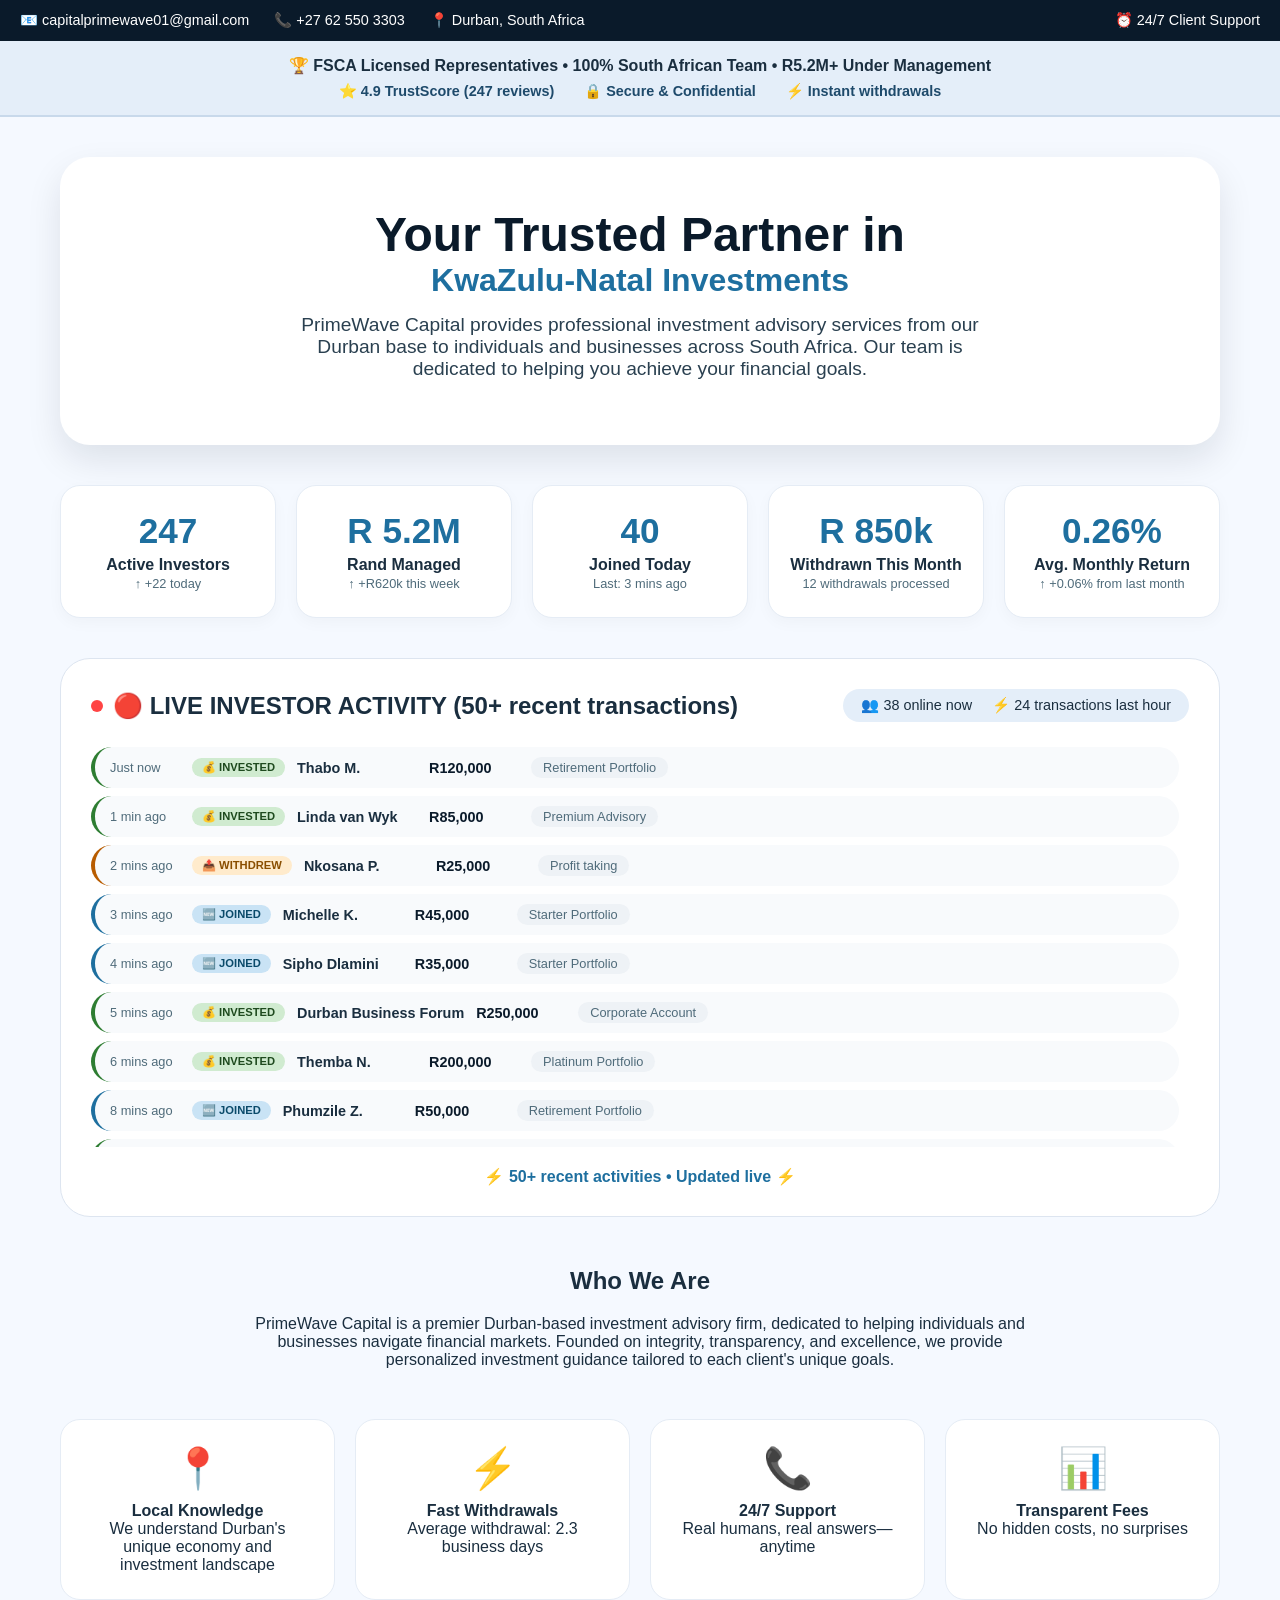
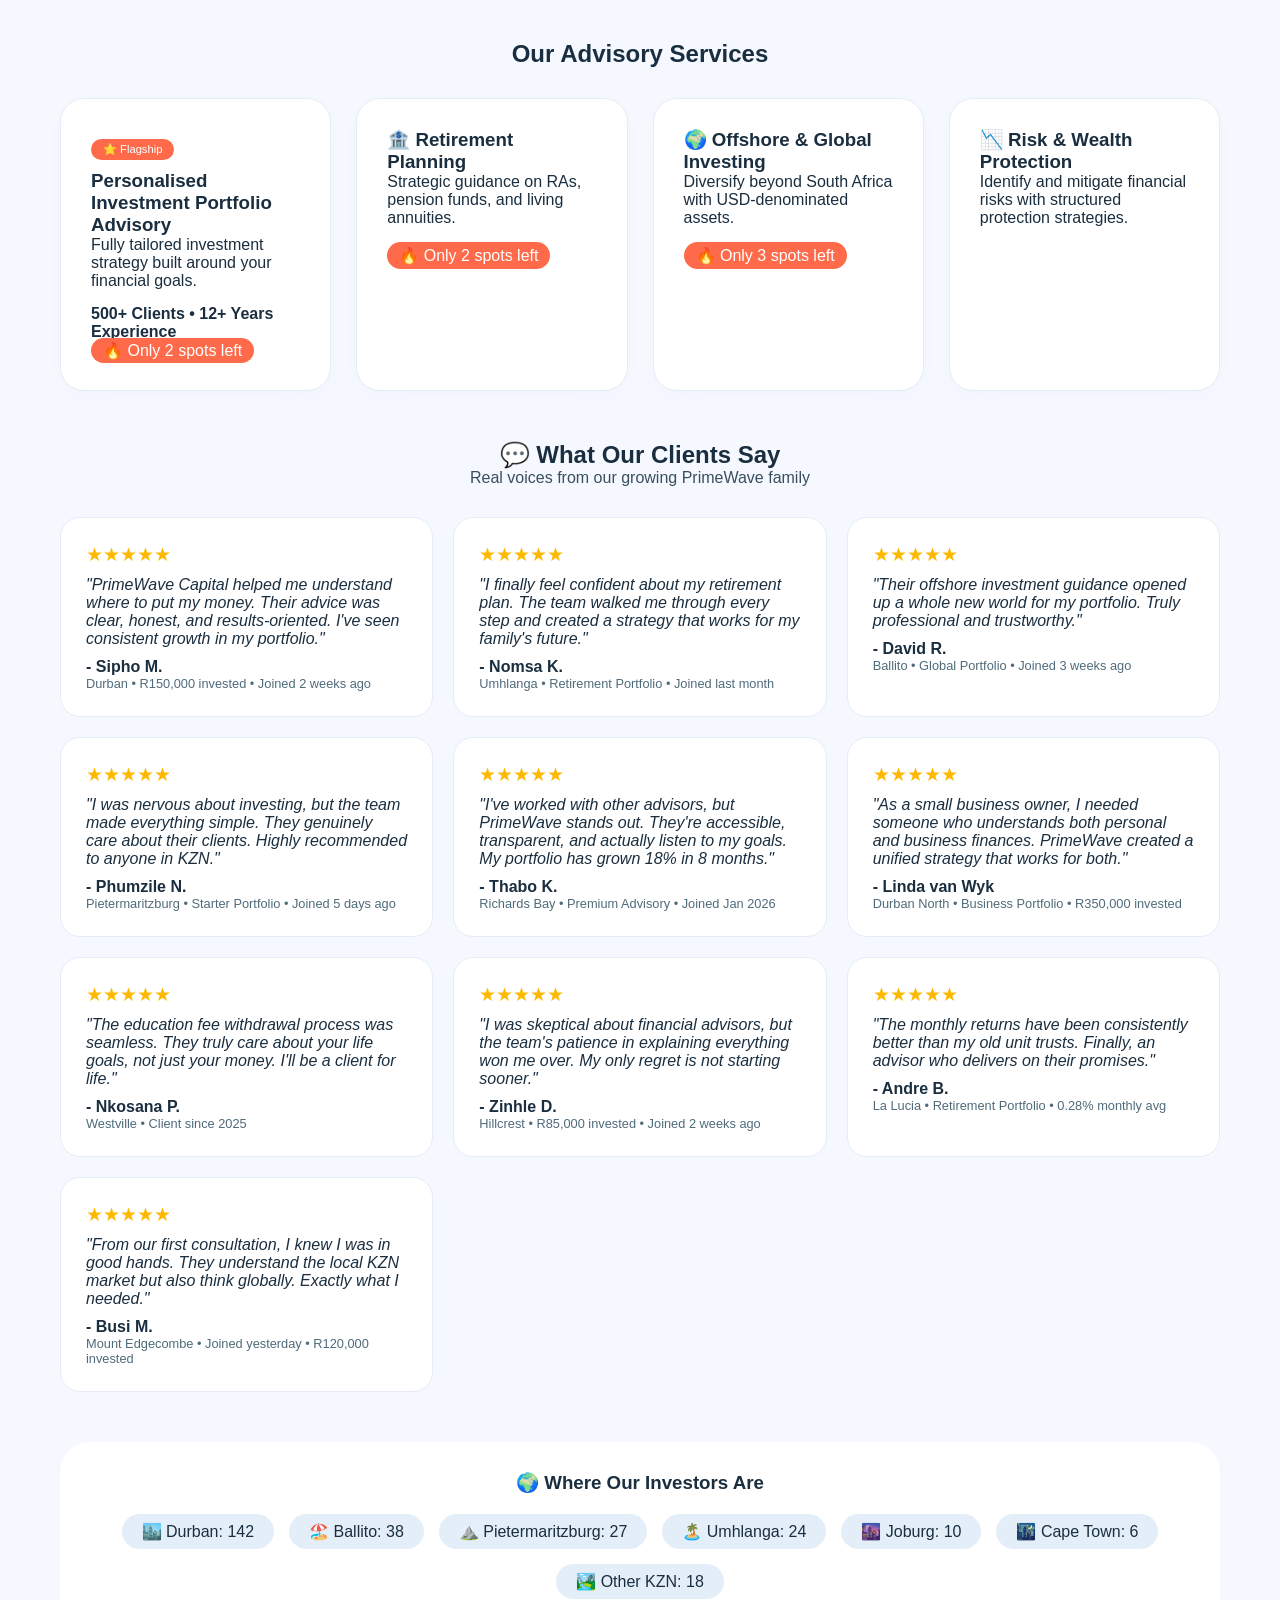
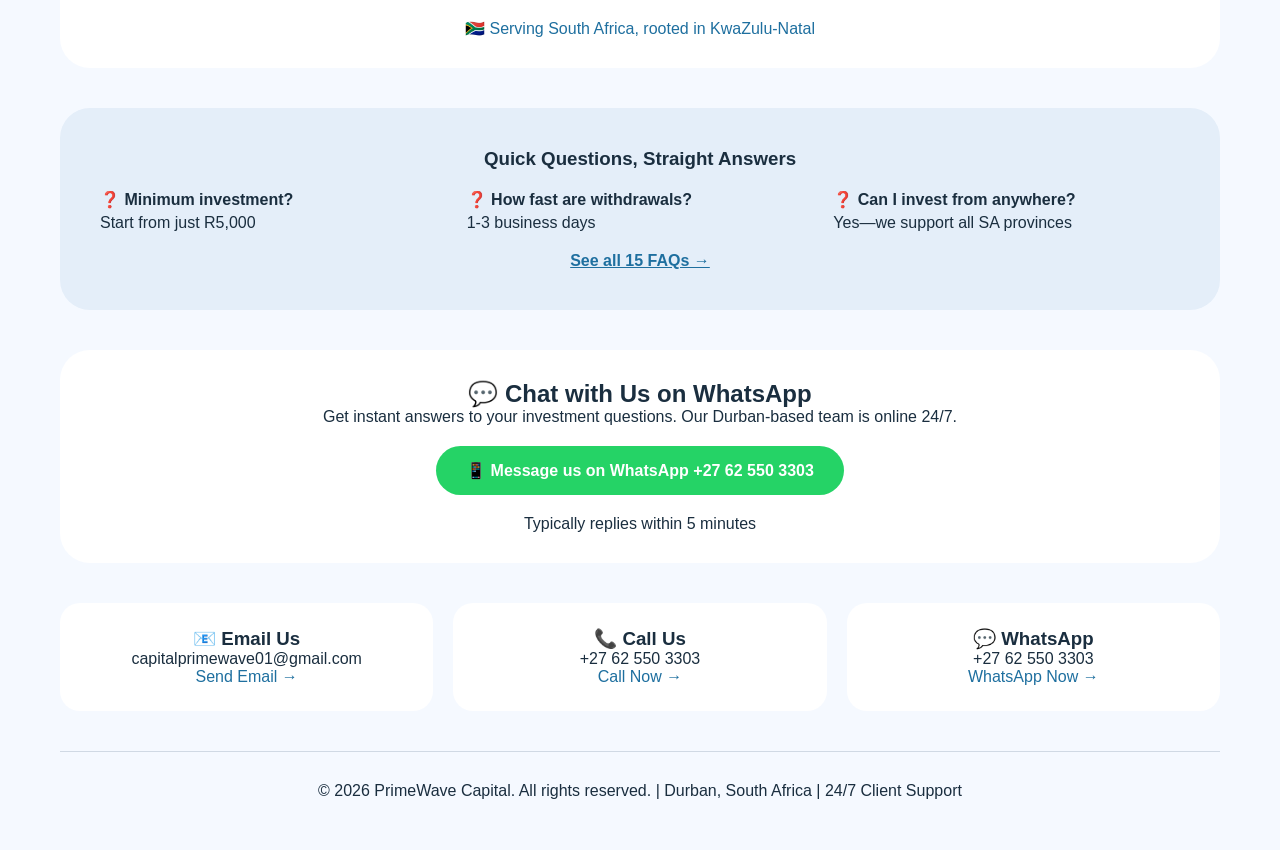
<file: index.html>
<!DOCTYPE html>
<html lang="en">
<head>
    <meta charset="UTF-8">
    <meta name="viewport" content="width=device-width, initial-scale=1.0">
    <title>PrimeWave Capital • KZN's Trusted Investment Partner</title>
    <style>
        * {
            margin: 0;
            padding: 0;
            box-sizing: border-box;
            font-family: -apple-system, BlinkMacSystemFont, 'Segoe UI', Roboto, Oxygen, Ubuntu, sans-serif;
        }
        body {
            background: #f5f9ff;
            color: #1a2e3f;
        }
        .container {
            max-width: 1200px;
            margin: 0 auto;
            padding: 20px;
        }
        
        /* Top Contact Bar */
        .top-bar {
            background: #0a1a2a;
            color: white;
            padding: 12px 20px;
            display: flex;
            justify-content: space-between;
            flex-wrap: wrap;
            gap: 15px;
            font-size: 0.9rem;
        }
        .top-bar div {
            display: flex;
            gap: 25px;
            flex-wrap: wrap;
        }
        .top-bar span {
            display: flex;
            align-items: center;
            gap: 5px;
        }
        
        /* Trust Strip */
        .trust-strip {
            background: #e4eef9;
            padding: 15px;
            text-align: center;
            font-weight: 600;
            border-bottom: 2px solid #c8d9eb;
        }
        .trust-badges {
            display: flex;
            justify-content: center;
            gap: 30px;
            margin-top: 8px;
            font-size: 0.9rem;
            color: #1e4a6b;
        }
        
        /* Hero */
        .hero {
            text-align: center;
            padding: 50px 20px;
            background: white;
            border-radius: 30px;
            margin: 20px 0;
            box-shadow: 0 15px 35px rgba(0,20,40,0.1);
        }
        .hero h1 {
            font-size: 3rem;
            color: #0a1a2a;
        }
        .hero h1 span {
            color: #1e6f9f;
            font-size: 2rem;
            display: block;
        }
        .hero p {
            font-size: 1.2rem;
            color: #2a4050;
            max-width: 700px;
            margin: 15px auto;
        }
        
        /* Stats */
        .stats-grid {
            display: grid;
            grid-template-columns: repeat(auto-fit, minmax(170px, 1fr));
            gap: 20px;
            margin: 40px 0;
        }
        .stat-item {
            background: white;
            padding: 25px 15px;
            text-align: center;
            border-radius: 20px;
            box-shadow: 0 5px 15px rgba(0,0,0,0.03);
            border: 1px solid #e5ecf5;
        }
        .stat-item h3 {
            font-size: 2.2rem;
            color: #1e6f9f;
            margin-bottom: 5px;
        }
        .stat-item p {
            font-weight: 600;
            color: #1a2e3f;
        }
        .stat-item small {
            color: #4f6b7a;
            font-size: 0.8rem;
        }
        
        /* FOMO Section */
        .fomo-section {
            background: white;
            border-radius: 30px;
            padding: 30px;
            margin: 40px 0;
            border: 1px solid #dde5f0;
        }
        .fomo-header {
            display: flex;
            justify-content: space-between;
            align-items: center;
            margin-bottom: 25px;
            flex-wrap: wrap;
            gap: 15px;
        }
        .fomo-title {
            display: flex;
            align-items: center;
            gap: 10px;
        }
        .pulse-dot {
            width: 12px;
            height: 12px;
            background: #ff4444;
            border-radius: 50%;
            display: inline-block;
            animation: pulse 1.5s infinite;
        }
        @keyframes pulse {
            0% { opacity: 1; transform: scale(1); }
            50% { opacity: 0.5; transform: scale(1.2); }
            100% { opacity: 1; transform: scale(1); }
        }
        .fomo-stats {
            display: flex;
            gap: 20px;
            background: #e4eef9;
            padding: 8px 18px;
            border-radius: 40px;
            font-size: 0.9rem;
        }
        .activity-stream {
            display: flex;
            flex-direction: column;
            gap: 8px;
            max-height: 400px;
            overflow-y: auto;
            padding-right: 10px;
        }
        .activity-item {
            display: flex;
            align-items: center;
            gap: 12px;
            padding: 10px 15px;
            background: #f8fafc;
            border-radius: 40px;
            font-size: 0.9rem;
            border-left: 4px solid transparent;
        }
        .activity-item.invest { border-left-color: #2e7d32; }
        .activity-item.withdraw { border-left-color: #b85c00; }
        .activity-item.join { border-left-color: #1e6f9f; }
        .time {
            color: #4f6b7a;
            min-width: 70px;
            font-size: 0.8rem;
        }
        .action-badge {
            background: #e4eef9;
            padding: 3px 10px;
            border-radius: 30px;
            font-weight: 600;
            font-size: 0.7rem;
            min-width: 70px;
            text-align: center;
        }
        .invest .action-badge { background: #d0ebd0; color: #1e4a1e; }
        .withdraw .action-badge { background: #ffebcc; color: #8a4e00; }
        .join .action-badge { background: #c9e3f5; color: #0a4a6a; }
        .name {
            font-weight: 600;
            min-width: 120px;
        }
        .amount {
            font-weight: 700;
            color: #0a1a2a;
            min-width: 90px;
        }
        .portfolio {
            color: #4f6b7a;
            font-size: 0.8rem;
            background: #eef2f6;
            padding: 3px 12px;
            border-radius: 30px;
        }
        
        /* Why Choose Us */
        .features-grid {
            display: grid;
            grid-template-columns: repeat(4, 1fr);
            gap: 20px;
            margin: 40px 0;
        }
        .feature {
            background: white;
            padding: 25px;
            border-radius: 20px;
            text-align: center;
            border: 1px solid #e5ecf5;
        }
        .feature-icon {
            font-size: 2.5rem;
            margin-bottom: 10px;
        }
        
        /* Services */
        .services-grid {
            display: grid;
            grid-template-columns: repeat(auto-fit, minmax(250px, 1fr));
            gap: 25px;
            margin: 30px 0;
        }
        .service-card {
            background: white;
            padding: 30px;
            border-radius: 24px;
            box-shadow: 0 5px 20px rgba(0,0,0,0.02);
            border: 1px solid #e5ecf5;
        }
        .badge {
            background: #ff6b4a;
            color: white;
            padding: 4px 12px;
            border-radius: 40px;
            font-size: 0.7rem;
            display: inline-block;
            margin: 10px 0;
        }
        
        /* Testimonials */
        .testimonials {
            margin: 50px 0;
        }
        .testimonial-grid {
            display: grid;
            grid-template-columns: repeat(auto-fit, minmax(280px, 1fr));
            gap: 20px;
            margin-top: 30px;
        }
        .testimonial-card {
            background: white;
            padding: 25px;
            border-radius: 20px;
            border: 1px solid #e5ecf5;
        }
        .stars {
            color: #ffb800;
            font-size: 1.2rem;
            margin-bottom: 10px;
        }
        .quote {
            font-style: italic;
            margin: 10px 0;
        }
        .client-name {
            font-weight: 700;
            margin-top: 10px;
        }
        .client-meta {
            font-size: 0.8rem;
            color: #4f6b7a;
        }
        
        /* Map Section */
        .investor-map {
            background: white;
            padding: 30px;
            border-radius: 30px;
            margin: 40px 0;
            text-align: center;
        }
        .map-stats {
            display: flex;
            flex-wrap: wrap;
            justify-content: center;
            gap: 15px;
            margin: 20px 0;
        }
        .map-stats span {
            background: #e4eef9;
            padding: 8px 20px;
            border-radius: 40px;
        }
        
        /* FAQ */
        .faq-preview {
            background: #e4eef9;
            padding: 40px;
            border-radius: 30px;
            margin: 40px 0;
        }
        .faq-grid {
            display: grid;
            grid-template-columns: repeat(3, 1fr);
            gap: 20px;
            margin: 20px 0;
        }
        .faq-item .question {
            font-weight: 700;
            margin-bottom: 5px;
        }
        
        /* Contact */
        .contact-grid {
            display: grid;
            grid-template-columns: repeat(3, 1fr);
            gap: 20px;
            margin: 40px 0;
        }
        .contact-card {
            background: white;
            padding: 25px;
            border-radius: 20px;
            text-align: center;
        }
        
        /* Responsive */
        @media (max-width: 900px) {
            .features-grid { grid-template-columns: repeat(2, 1fr); }
            .faq-grid { grid-template-columns: 1fr; }
            .contact-grid { grid-template-columns: 1fr; }
        }
        @media (max-width: 600px) {
            .activity-item { flex-wrap: wrap; }
        }
    </style>
</head>
<body>

<div class="top-bar">
    <div>
        <span>📧 capitalprimewave01@gmail.com</span>
        <span>📞 +27 62 550 3303</span>
        <span>📍 Durban, South Africa</span>
    </div>
    <span>⏰ 24/7 Client Support</span>
</div>

<div class="trust-strip">
    <div>🏆 FSCA Licensed Representatives • 100% South African Team • R5.2M+ Under Management</div>
    <div class="trust-badges">
        <span>⭐ 4.9 TrustScore (247 reviews)</span>
        <span>🔒 Secure & Confidential</span>
        <span>⚡ Instant withdrawals</span>
    </div>
</div>

<div class="container">

    <div class="hero">
        <h1>Your Trusted Partner in<br><span>KwaZulu-Natal Investments</span></h1>
        <p>PrimeWave Capital provides professional investment advisory services from our Durban base to individuals and businesses across South Africa. Our team is dedicated to helping you achieve your financial goals.</p>
    </div>

    <!-- STATS SECTION (UPDATED) -->
    <div class="stats-grid">
        <div class="stat-item">
            <h3>247</h3>
            <p>Active Investors</p>
            <small>↑ +22 today</small>
        </div>
        <div class="stat-item">
            <h3>R 5.2M</h3>
            <p>Rand Managed</p>
            <small>↑ +R620k this week</small>
        </div>
        <div class="stat-item">
            <h3>40</h3>
            <p>Joined Today</p>
            <small>Last: 3 mins ago</small>
        </div>
        <div class="stat-item">
            <h3>R 850k</h3>
            <p>Withdrawn This Month</p>
            <small>12 withdrawals processed</small>
        </div>
        <div class="stat-item">
            <h3>0.26%</h3>
            <p>Avg. Monthly Return</p>
            <small>↑ +0.06% from last month</small>
        </div>
    </div>

    <!-- FOMO SECTION - 50 ACTIVITY ITEMS -->
    <div class="fomo-section">
        <div class="fomo-header">
            <div class="fomo-title">
                <span class="pulse-dot"></span>
                <h2>🔴 LIVE INVESTOR ACTIVITY (50+ recent transactions)</h2>
            </div>
            <div class="fomo-stats">
                <span>👥 38 online now</span>
                <span>⚡ 24 transactions last hour</span>
            </div>
        </div>
        <div class="activity-stream">
            <!-- 50 FOMO ITEMS -->
            <div class="activity-item invest">
                <span class="time">Just now</span>
                <span class="action-badge">💰 INVESTED</span>
                <span class="name">Thabo M.</span>
                <span class="amount">R120,000</span>
                <span class="portfolio">Retirement Portfolio</span>
            </div>
            <div class="activity-item invest">
                <span class="time">1 min ago</span>
                <span class="action-badge">💰 INVESTED</span>
                <span class="name">Linda van Wyk</span>
                <span class="amount">R85,000</span>
                <span class="portfolio">Premium Advisory</span>
            </div>
            <div class="activity-item withdraw">
                <span class="time">2 mins ago</span>
                <span class="action-badge">📤 WITHDREW</span>
                <span class="name">Nkosana P.</span>
                <span class="amount">R25,000</span>
                <span class="portfolio">Profit taking</span>
            </div>
            <div class="activity-item join">
                <span class="time">3 mins ago</span>
                <span class="action-badge">🆕 JOINED</span>
                <span class="name">Michelle K.</span>
                <span class="amount">R45,000</span>
                <span class="portfolio">Starter Portfolio</span>
            </div>
            <div class="activity-item join">
                <span class="time">4 mins ago</span>
                <span class="action-badge">🆕 JOINED</span>
                <span class="name">Sipho Dlamini</span>
                <span class="amount">R35,000</span>
                <span class="portfolio">Starter Portfolio</span>
            </div>
            <div class="activity-item invest">
                <span class="time">5 mins ago</span>
                <span class="action-badge">💰 INVESTED</span>
                <span class="name">Durban Business Forum</span>
                <span class="amount">R250,000</span>
                <span class="portfolio">Corporate Account</span>
            </div>
            <div class="activity-item invest">
                <span class="time">6 mins ago</span>
                <span class="action-badge">💰 INVESTED</span>
                <span class="name">Themba N.</span>
                <span class="amount">R200,000</span>
                <span class="portfolio">Platinum Portfolio</span>
            </div>
            <div class="activity-item join">
                <span class="time">8 mins ago</span>
                <span class="action-badge">🆕 JOINED</span>
                <span class="name">Phumzile Z.</span>
                <span class="amount">R50,000</span>
                <span class="portfolio">Retirement Portfolio</span>
            </div>
            <div class="activity-item invest">
                <span class="time">9 mins ago</span>
                <span class="action-badge">💰 INVESTED</span>
                <span class="name">Andre Botha</span>
                <span class="amount">R175,000</span>
                <span class="portfolio">Offshore Portfolio</span>
            </div>
            <div class="activity-item withdraw">
                <span class="time">10 mins ago</span>
                <span class="action-badge">📤 WITHDREW</span>
                <span class="name">Nomsa Khumalo</span>
                <span class="amount">R42,000</span>
                <span class="portfolio">Education fees</span>
            </div>
            <div class="activity-item join">
                <span class="time">12 mins ago</span>
                <span class="action-badge">🆕 JOINED</span>
                <span class="name">Bongani M.</span>
                <span class="amount">R25,000</span>
                <span class="portfolio">Starter Portfolio</span>
            </div>
            <div class="activity-item invest">
                <span class="time">13 mins ago</span>
                <span class="action-badge">💰 INVESTED</span>
                <span class="name">Cape Town Client</span>
                <span class="amount">R320,000</span>
                <span class="portfolio">Global Portfolio</span>
            </div>
            <div class="activity-item invest">
                <span class="time">15 mins ago</span>
                <span class="action-badge">💰 INVESTED</span>
                <span class="name">Zinhle D.</span>
                <span class="amount">R65,000</span>
                <span class="portfolio">Premium Advisory</span>
            </div>
            <div class="activity-item join">
                <span class="time">16 mins ago</span>
                <span class="action-badge">🆕 JOINED</span>
                <span class="name">Sandton Investor</span>
                <span class="amount">R95,000</span>
                <span class="portfolio">Retirement Portfolio</span>
            </div>
            <div class="activity-item invest">
                <span class="time">18 mins ago</span>
                <span class="action-badge">💰 INVESTED</span>
                <span class="name">Richards Bay Group</span>
                <span class="amount">R430,000</span>
                <span class="portfolio">Corporate</span>
            </div>
            <div class="activity-item withdraw">
                <span class="time">19 mins ago</span>
                <span class="action-badge">📤 WITHDREW</span>
                <span class="name">Jabu N.</span>
                <span class="amount">R18,000</span>
                <span class="portfolio">Living expenses</span>
            </div>
            <div class="activity-item invest">
                <span class="time">21 mins ago</span>
                <span class="action-badge">💰 INVESTED</span>
                <span class="name">Ballito Family Trust</span>
                <span class="amount">R520,000</span>
                <span class="portfolio">Wealth Preservation</span>
            </div>
            <div class="activity-item join">
                <span class="time">22 mins ago</span>
                <span class="action-badge">🆕 JOINED</span>
                <span class="name">Lerato S.</span>
                <span class="amount">R30,000</span>
                <span class="portfolio">Starter Portfolio</span>
            </div>
            <div class="activity-item invest">
                <span class="time">24 mins ago</span>
                <span class="action-badge">💰 INVESTED</span>
                <span class="name">Pietermaritzburg Professional</span>
                <span class="amount">R78,000</span>
                <span class="portfolio">Retirement Portfolio</span>
            </div>
            <div class="activity-item invest">
                <span class="time">25 mins ago</span>
                <span class="action-badge">💰 INVESTED</span>
                <span class="name">Sbu Mkhize</span>
                <span class="amount">R145,000</span>
                <span class="portfolio">Premium Advisory</span>
            </div>
            <div class="activity-item withdraw">
                <span class="time">27 mins ago</span>
                <span class="action-badge">📤 WITHDREW</span>
                <span class="name">Thandiwe N.</span>
                <span class="amount">R33,000</span>
                <span class="portfolio">Home renovation</span>
            </div>
            <div class="activity-item join">
                <span class="time">28 mins ago</span>
                <span class="action-badge">🆕 JOINED</span>
                <span class="name">Musa K.</span>
                <span class="amount">R22,000</span>
                <span class="portfolio">Starter Portfolio</span>
            </div>
            <div class="activity-item invest">
                <span class="time">30 mins ago</span>
                <span class="action-badge">💰 INVESTED</span>
                <span class="name">Westville Doctor</span>
                <span class="amount">R280,000</span>
                <span class="portfolio">Offshore Portfolio</span>
            </div>
            <div class="activity-item invest">
                <span class="time">31 mins ago</span>
                <span class="action-badge">💰 INVESTED</span>
                <span class="name">Gugu M.</span>
                <span class="amount">R67,000</span>
                <span class="portfolio">Education Fund</span>
            </div>
            <div class="activity-item join">
                <span class="time">33 mins ago</span>
                <span class="action-badge">🆕 JOINED</span>
                <span class="name">Vusi Ndlovu</span>
                <span class="amount">R40,000</span>
                <span class="portfolio">Retirement Portfolio</span>
            </div>
            <div class="activity-item invest">
                <span class="time">34 mins ago</span>
                <span class="action-badge">💰 INVESTED</span>
                <span class="name">Hillcrest Business</span>
                <span class="amount">R190,000</span>
                <span class="portfolio">Corporate</span>
            </div>
            <div class="activity-item withdraw">
                <span class="time">36 mins ago</span>
                <span class="action-badge">📤 WITHDREW</span>
                <span class="name">Neli D.</span>
                <span class="amount">R27,500</span>
                <span class="portfolio">Business investment</span>
            </div>
            <div class="activity-item invest">
                <span class="time">37 mins ago</span>
                <span class="action-badge">💰 INVESTED</span>
                <span class="name">Umhlanga Couple</span>
                <span class="amount">R310,000</span>
                <span class="portfolio">Joint Portfolio</span>
            </div>
            <div class="activity-item join">
                <span class="time">39 mins ago</span>
                <span class="action-badge">🆕 JOINED</span>
                <span class="name">Fikile P.</span>
                <span class="amount">R15,000</span>
                <span class="portfolio">Starter Portfolio</span>
            </div>
            <div class="activity-item invest">
                <span class="time">40 mins ago</span>
                <span class="action-badge">💰 INVESTED</span>
                <span class="name">Morningside Professional</span>
                <span class="amount">R135,000</span>
                <span class="portfolio">Premium Advisory</span>
            </div>
            <div class="activity-item invest">
                <span class="time">42 mins ago</span>
                <span class="action-badge">💰 INVESTED</span>
                <span class="name">Sbonelo H.</span>
                <span class="amount">R92,000</span>
                <span class="portfolio">Retirement Portfolio</span>
            </div>
            <div class="activity-item withdraw">
                <span class="time">43 mins ago</span>
                <span class="action-badge">📤 WITHDREW</span>
                <span class="name">Nosipho M.</span>
                <span class="amount">R21,000</span>
                <span class="portfolio">Emergency fund</span>
            </div>
            <div class="activity-item join">
                <span class="time">45 mins ago</span>
                <span class="action-badge">🆕 JOINED</span>
                <span class="name">Mbali Z.</span>
                <span class="amount">R28,000</span>
                <span class="portfolio">Starter Portfolio</span>
            </div>
            <div class="activity-item invest">
                <span class="time">46 mins ago</span>
                <span class="action-badge">💰 INVESTED</span>
                <span class="name">La Lucia Executive</span>
                <span class="amount">R420,000</span>
                <span class="portfolio">Global Portfolio</span>
            </div>
            <div class="activity-item invest">
                <span class="time">48 mins ago</span>
                <span class="action-badge">💰 INVESTED</span>
                <span class="name">Mandla D.</span>
                <span class="amount">R77,000</span>
                <span class="portfolio">Premium Advisory</span>
            </div>
            <div class="activity-item join">
                <span class="time">49 mins ago</span>
                <span class="action-badge">🆕 JOINED</span>
                <span class="name">Ntokozo S.</span>
                <span class="amount">R33,000</span>
                <span class="portfolio">Starter Portfolio</span>
            </div>
            <div class="activity-item withdraw">
                <span class="time">51 mins ago</span>
                <span class="action-badge">📤 WITHDREW</span>
                <span class="name">Bheki N.</span>
                <span class="amount">R62,000</span>
                <span class="portfolio">Property down payment</span>
            </div>
            <div class="activity-item invest">
                <span class="time">52 mins ago</span>
                <span class="action-badge">💰 INVESTED</span>
                <span class="name">Glenwood Investor</span>
                <span class="amount">R105,000</span>
                <span class="portfolio">Retirement Portfolio</span>
            </div>
            <div class="activity-item invest">
                <span class="time">54 mins ago</span>
                <span class="action-badge">💰 INVESTED</span>
                <span class="name">Simphiwe N.</span>
                <span class="amount">R88,000</span>
                <span class="portfolio">Education Fund</span>
            </div>
            <div class="activity-item join">
                <span class="time">55 mins ago</span>
                <span class="action-badge">🆕 JOINED</span>
                <span class="name">Ayanda M.</span>
                <span class="amount">R20,000</span>
                <span class="portfolio">Starter Portfolio</span>
            </div>
            <div class="activity-item invest">
                <span class="time">57 mins ago</span>
                <span class="action-badge">💰 INVESTED</span>
                <span class="name">Tongaat Business</span>
                <span class="amount">R265,000</span>
                <span class="portfolio">Corporate</span>
            </div>
            <div class="activity-item withdraw">
                <span class="time">58 mins ago</span>
                <span class="action-badge">📤 WITHDREW</span>
                <span class="name">Zama D.</span>
                <span class="amount">R14,500</span>
                <span class="portfolio">Travel fund</span>
            </div>
            <div class="activity-item invest">
                <span class="time">1 hour ago</span>
                <span class="action-badge">💰 INVESTED</span>
                <span class="name">North Coast Family</span>
                <span class="amount">R375,000</span>
                <span class="portfolio">Wealth Preservation</span>
            </div>
            <div class="activity-item join">
                <span class="time">1h 2m ago</span>
                <span class="action-badge">🆕 JOINED</span>
                <span class="name">Philani K.</span>
                <span class="amount">R42,000</span>
                <span class="portfolio">Starter Portfolio</span>
            </div>
            <div class="activity-item invest">
                <span class="time">1h 5m ago</span>
                <span class="action-badge">💰 INVESTED</span>
                <span class="name">Musgrave Professional</span>
                <span class="amount">R155,000</span>
                <span class="portfolio">Premium Advisory</span>
            </div>
            <div class="activity-item invest">
                <span class="time">1h 8m ago</span>
                <span class="action-badge">💰 INVESTED</span>
                <span class="name">Lungi M.</span>
                <span class="amount">R73,000</span>
                <span class="portfolio">Retirement Portfolio</span>
            </div>
            <div class="activity-item withdraw">
                <span class="time">1h 10m ago</span>
                <span class="action-badge">📤 WITHDREW</span>
                <span class="name">Sandile N.</span>
                <span class="amount">R38,000</span>
                <span class="portfolio">Car purchase</span>
            </div>
            <div class="activity-item join">
                <span class="time">1h 12m ago</span>
                <span class="action-badge">🆕 JOINED</span>
                <span class="name">Nonhlanhla G.</span>
                <span class="amount">R27,000</span>
                <span class="portfolio">Starter Portfolio</span>
            </div>
            <div class="activity-item invest">
                <span class="time">1h 15m ago</span>
                <span class="action-badge">💰 INVESTED</span>
                <span class="name">Amanzimtoti Investor</span>
                <span class="amount">R113,000</span>
                <span class="portfolio">Offshore Portfolio</span>
            </div>
            <div class="activity-item invest">
                <span class="time">1h 18m ago</span>
                <span class="action-badge">💰 INVESTED</span>
                <span class="name">Port Shepstone Client</span>
                <span class="amount">R94,000</span>
                <span class="portfolio">Premium Advisory</span>
            </div>
        </div>
        <p style="text-align: center; margin-top: 20px; color: #1e6f9f; font-weight: 600;">⚡ 50+ recent activities • Updated live ⚡</p>
    </div>

    <!-- WHO WE ARE -->
    <div style="margin: 50px 0; text-align: center;">
        <h2>Who We Are</h2>
        <p style="max-width: 800px; margin: 20px auto;">PrimeWave Capital is a premier Durban-based investment advisory firm, dedicated to helping individuals and businesses navigate financial markets. Founded on integrity, transparency, and excellence, we provide personalized investment guidance tailored to each client's unique goals.</p>
    </div>

    <!-- WHY CHOOSE US -->
    <div class="features-grid">
        <div class="feature">
            <div class="feature-icon">📍</div>
            <h4>Local Knowledge</h4>
            <p>We understand Durban's unique economy and investment landscape</p>
        </div>
        <div class="feature">
            <div class="feature-icon">⚡</div>
            <h4>Fast Withdrawals</h4>
            <p>Average withdrawal: 2.3 business days</p>
        </div>
        <div class="feature">
            <div class="feature-icon">📞</div>
            <h4>24/7 Support</h4>
            <p>Real humans, real answers—anytime</p>
        </div>
        <div class="feature">
            <div class="feature-icon">📊</div>
            <h4>Transparent Fees</h4>
            <p>No hidden costs, no surprises</p>
        </div>
    </div>

    <!-- SERVICES -->
    <h2 style="text-align: center; margin: 40px 0 20px;">Our Advisory Services</h2>
    <div class="services-grid">
        <div class="service-card">
            <span class="badge">⭐ Flagship</span>
            <h3>Personalised Investment Portfolio Advisory</h3>
            <p>Fully tailored investment strategy built around your financial goals.</p>
            <p style="margin-top: 15px;"><strong>500+ Clients • 12+ Years Experience</strong></p>
            <span style="background: #ff6b4a; color: white; padding: 4px 12px; border-radius: 40px;">🔥 Only 2 spots left</span>
        </div>
        <div class="service-card">
            <h3>🏦 Retirement Planning</h3>
            <p>Strategic guidance on RAs, pension funds, and living annuities.</p>
            <span style="background: #ff6b4a; color: white; padding: 4px 12px; border-radius: 40px; display: inline-block; margin-top: 15px;">🔥 Only 2 spots left</span>
        </div>
        <div class="service-card">
            <h3>🌍 Offshore & Global Investing</h3>
            <p>Diversify beyond South Africa with USD-denominated assets.</p>
            <span style="background: #ff6b4a; color: white; padding: 4px 12px; border-radius: 40px; display: inline-block; margin-top: 15px;">🔥 Only 3 spots left</span>
        </div>
        <div class="service-card">
            <h3>📉 Risk & Wealth Protection</h3>
            <p>Identify and mitigate financial risks with structured protection strategies.</p>
        </div>
    </div>

    <!-- TESTIMONIALS - 10 ITEMS -->
    <div class="testimonials">
        <h2 style="text-align: center;">💬 What Our Clients Say</h2>
        <p style="text-align: center; color: #3a4e5e; margin-bottom: 30px;">Real voices from our growing PrimeWave family</p>
        <div class="testimonial-grid">
            <div class="testimonial-card">
                <div class="stars">★★★★★</div>
                <p class="quote">"PrimeWave Capital helped me understand where to put my money. Their advice was clear, honest, and results-oriented. I've seen consistent growth in my portfolio."</p>
                <p class="client-name">- Sipho M.</p>
                <p class="client-meta">Durban • R150,000 invested • Joined 2 weeks ago</p>
            </div>
            <div class="testimonial-card">
                <div class="stars">★★★★★</div>
                <p class="quote">"I finally feel confident about my retirement plan. The team walked me through every step and created a strategy that works for my family's future."</p>
                <p class="client-name">- Nomsa K.</p>
                <p class="client-meta">Umhlanga • Retirement Portfolio • Joined last month</p>
            </div>
            <div class="testimonial-card">
                <div class="stars">★★★★★</div>
                <p class="quote">"Their offshore investment guidance opened up a whole new world for my portfolio. Truly professional and trustworthy."</p>
                <p class="client-name">- David R.</p>
                <p class="client-meta">Ballito • Global Portfolio • Joined 3 weeks ago</p>
            </div>
            <div class="testimonial-card">
                <div class="stars">★★★★★</div>
                <p class="quote">"I was nervous about investing, but the team made everything simple. They genuinely care about their clients. Highly recommended to anyone in KZN."</p>
                <p class="client-name">- Phumzile N.</p>
                <p class="client-meta">Pietermaritzburg • Starter Portfolio • Joined 5 days ago</p>
            </div>
            <div class="testimonial-card">
                <div class="stars">★★★★★</div>
                <p class="quote">"I've worked with other advisors, but PrimeWave stands out. They're accessible, transparent, and actually listen to my goals. My portfolio has grown 18% in 8 months."</p>
                <p class="client-name">- Thabo K.</p>
                <p class="client-meta">Richards Bay • Premium Advisory • Joined Jan 2026</p>
            </div>
            <div class="testimonial-card">
                <div class="stars">★★★★★</div>
                <p class="quote">"As a small business owner, I needed someone who understands both personal and business finances. PrimeWave created a unified strategy that works for both."</p>
                <p class="client-name">- Linda van Wyk</p>
                <p class="client-meta">Durban North • Business Portfolio • R350,000 invested</p>
            </div>
            <div class="testimonial-card">
                <div class="stars">★★★★★</div>
                <p class="quote">"The education fee withdrawal process was seamless. They truly care about your life goals, not just your money. I'll be a client for life."</p>
                <p class="client-name">- Nkosana P.</p>
                <p class="client-meta">Westville • Client since 2025</p>
            </div>
            <div class="testimonial-card">
                <div class="stars">★★★★★</div>
                <p class="quote">"I was skeptical about financial advisors, but the team's patience in explaining everything won me over. My only regret is not starting sooner."</p>
                <p class="client-name">- Zinhle D.</p>
                <p class="client-meta">Hillcrest • R85,000 invested • Joined 2 weeks ago</p>
            </div>
            <div class="testimonial-card">
                <div class="stars">★★★★★</div>
                <p class="quote">"The monthly returns have been consistently better than my old unit trusts. Finally, an advisor who delivers on their promises."</p>
                <p class="client-name">- Andre B.</p>
                <p class="client-meta">La Lucia • Retirement Portfolio • 0.28% monthly avg</p>
            </div>
            <div class="testimonial-card">
                <div class="stars">★★★★★</div>
                <p class="quote">"From our first consultation, I knew I was in good hands. They understand the local KZN market but also think globally. Exactly what I needed."</p>
                <p class="client-name">- Busi M.</p>
                <p class="client-meta">Mount Edgecombe • Joined yesterday • R120,000 invested</p>
            </div>
        </div>
    </div>

    <!-- INVESTOR MAP -->
    <div class="investor-map">
        <h3>🌍 Where Our Investors Are</h3>
        <div class="map-stats">
            <span>🏙️ Durban: 142</span>
            <span>🏖️ Ballito: 38</span>
            <span>⛰️ Pietermaritzburg: 27</span>
            <span>🏝️ Umhlanga: 24</span>
            <span>🌆 Joburg: 10</span>
            <span>🌃 Cape Town: 6</span>
            <span>🏞️ Other KZN: 18</span>
        </div>
        <p style="color: #1e6f9f;">🇿🇦 Serving South Africa, rooted in KwaZulu-Natal</p>
    </div>

    <!-- FAQ PREVIEW -->
    <div class="faq-preview">
        <h3 style="text-align: center;">Quick Questions, Straight Answers</h3>
        <div class="faq-grid">
            <div class="faq-item">
                <p class="question">❓ Minimum investment?</p>
                <p class="answer">Start from just R5,000</p>
            </div>
            <div class="faq-item">
                <p class="question">❓ How fast are withdrawals?</p>
                <p class="answer">1-3 business days</p>
            </div>
            <div class="faq-item">
                <p class="question">❓ Can I invest from anywhere?</p>
                <p class="answer">Yes—we support all SA provinces</p>
            </div>
        </div>
        <p style="text-align: center; margin-top: 20px;"><a href="#" style="color: #1e6f9f; font-weight: 600;">See all 15 FAQs →</a></p>
    </div>

    <!-- WHATSAPP & CONTACT -->
    <div style="background: white; border-radius: 30px; padding: 30px; margin: 40px 0; text-align: center;">
        <h2>💬 Chat with Us on WhatsApp</h2>
        <p>Get instant answers to your investment questions. Our Durban-based team is online 24/7.</p>
        <div style="background: #25D366; color: white; padding: 15px 30px; border-radius: 60px; display: inline-block; margin: 20px 0; font-weight: bold;">📱 Message us on WhatsApp +27 62 550 3303</div>
        <p>Typically replies within 5 minutes</p>
    </div>

    <!-- CONTACT GRID -->
    <div class="contact-grid">
        <div class="contact-card">
            <h3>📧 Email Us</h3>
            <p>capitalprimewave01@gmail.com</p>
            <p style="color: #1e6f9f;">Send Email →</p>
        </div>
        <div class="contact-card">
            <h3>📞 Call Us</h3>
            <p>+27 62 550 3303</p>
            <p style="color: #1e6f9f;">Call Now →</p>
        </div>
        <div class="contact-card">
            <h3>💬 WhatsApp</h3>
            <p>+27 62 550 3303</p>
            <p style="color: #1e6f9f;">WhatsApp Now →</p>
        </div>
    </div>

    <!-- FOOTER -->
    <div style="text-align: center; padding: 30px; border-top: 1px solid #d0d9e4; margin-top: 40px;">
        <p>© 2026 PrimeWave Capital. All rights reserved. | Durban, South Africa | 24/7 Client Support</p>
    </div>

</div>
</body>
    </html>
</file>
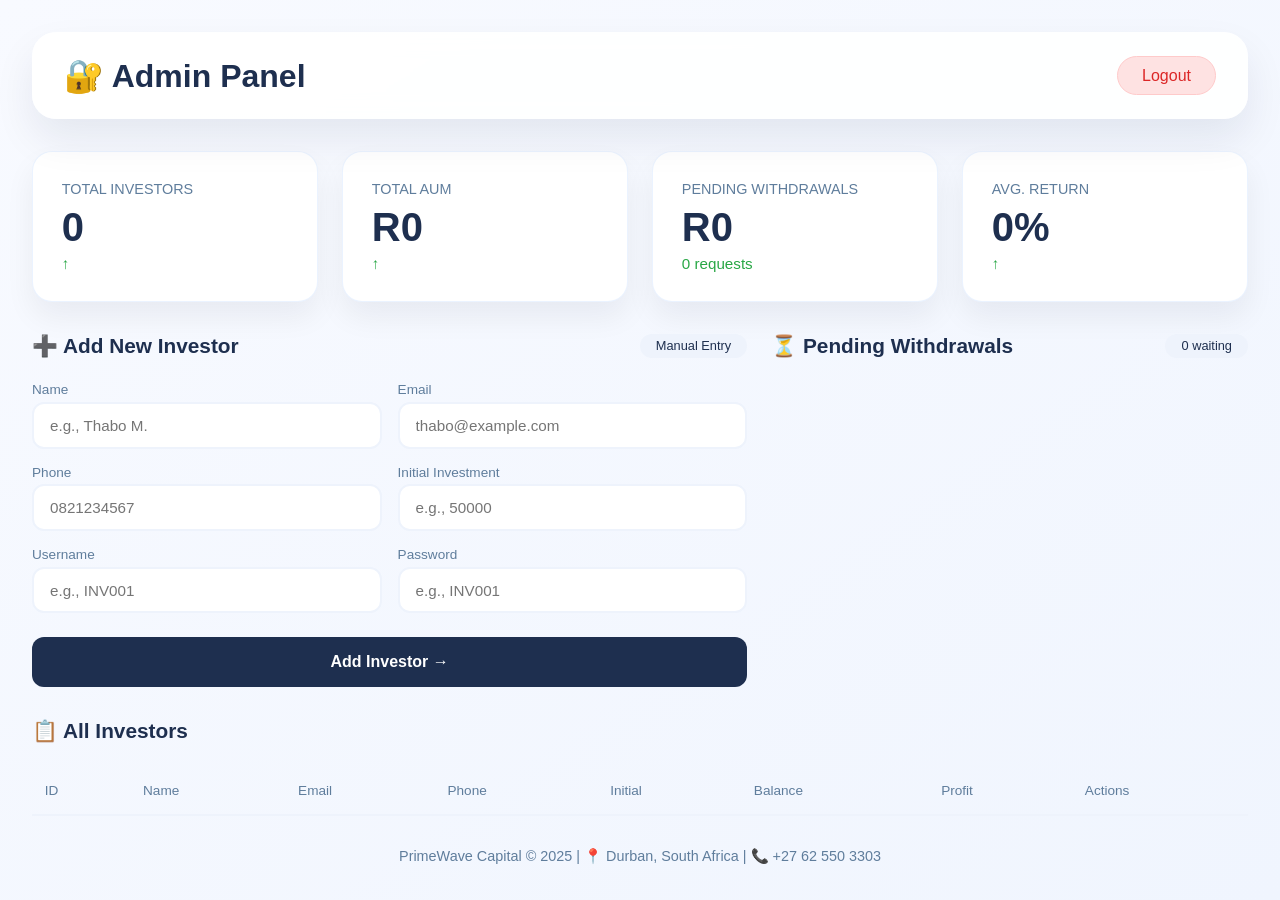
<file: admin.html>
<!DOCTYPE html>
<html lang="en">
<head>
<meta charset="UTF-8">
<meta name="viewport" content="width=device-width, initial-scale=1.0">
<title>PrimeWave Capital | Admin Panel</title>
<style>
/* --- Reset & fonts --- */
* {margin:0;padding:0;box-sizing:border-box;font-family:-apple-system,BlinkMacSystemFont,'Segoe UI',Roboto,sans-serif;}
body{background:linear-gradient(145deg,#f8faff 0%,#f0f5fe 100%);min-height:100vh;padding:2rem;}
.container{max-width:1600px;margin:0 auto;}
.header{background:rgba(255,255,255,0.9);backdrop-filter:blur(10px);border-radius:24px;padding:1.5rem 2rem;margin-bottom:2rem;display:flex;justify-content:space-between;align-items:center;box-shadow:0 20px 40px rgba(0,20,60,0.08);}
.header h1{color:#1e2f4f;font-size:2rem;font-weight:600;}
.logout-btn{background:#fee2e2;color:#dc2626;padding:0.6rem 1.5rem;border-radius:40px;text-decoration:none;font-weight:500;border:1px solid #fecaca;transition:all 0.3s;}
.logout-btn:hover{background:#dc2626;color:white;}
.stats-grid{display:grid;grid-template-columns:repeat(4,1fr);gap:1.5rem;margin-bottom:2rem;}
.stat-card{background:white;border-radius:20px;padding:1.8rem;box-shadow:0 15px 30px rgba(0,20,40,0.06);border:1px solid rgba(230,240,255,0.8);}
.stat-label{color:#5f7d9c;font-size:0.9rem;text-transform:uppercase;margin-bottom:0.5rem;}
.stat-number{color:#1e2f4f;font-size:2.5rem;font-weight:700;margin-bottom:0.3rem;}
.stat-trend{color:#28a745;font-size:0.95rem;}
.control-grid{display:grid;grid-template-columns:1.2fr 0.8fr;gap:1.5rem;margin-bottom:2rem;}
.add-investor-card,..pending-card,..table-section{background:white;border-radius:24px;padding:2rem;border:1px solid rgba(230,240,255,0.8);box-shadow:0 15px 30px rgba(0,20,40,0.06);}
.card-header{display:flex;justify-content:space-between;align-items:center;margin-bottom:1.5rem;}
.card-header h3{color:#1e2f4f;font-size:1.3rem;}
.badge{background:#eef3fc;padding:0.3rem 1rem;border-radius:40px;color:#1e2f4f;font-size:0.8rem;font-weight:500;}
.form-row{display:grid;grid-template-columns:1fr 1fr;gap:1rem;margin-bottom:1rem;}
.form-group label{display:block;color:#5f7d9c;font-size:0.85rem;margin-bottom:0.3rem;}
.form-group input{width:100%;padding:0.8rem 1rem;border:2px solid #eef3fc;border-radius:12px;font-size:0.95rem;outline:none;}
.form-group input:focus{border-color:#1e2f4f;}
.add-btn{width:100%;padding:1rem;background:#1e2f4f;color:white;border:none;border-radius:12px;font-weight:600;font-size:1rem;cursor:pointer;margin-top:0.5rem;}
.add-btn:hover{background:#2d4373;}
.withdrawal-item{display:flex;justify-content:space-between;align-items:center;padding:1rem;background:#f8fcff;border-radius:12px;margin-bottom:0.8rem;}
.withdrawal-amount{font-weight:700;color:#1e2f4f;font-size:1.1rem;}
.withdrawal-actions{display:flex;gap:0.5rem;margin-top:0.5rem;}
.approve-btn{background:#28a745;color:white;padding:0.3rem 1rem;border-radius:20px;font-size:0.8rem;border:none;cursor:pointer;}
.decline-btn{background:#dc3545;color:white;padding:0.3rem 1rem;border-radius:20px;font-size:0.8rem;border:none;cursor:pointer;}
.investor-table{width:100%;border-collapse:collapse;margin-top:1rem;}
.investor-table th{text-align:left;padding:1rem 0.8rem;color:#5f7d9c;font-weight:500;font-size:0.85rem;border-bottom:2px solid #eef3fc;}
.investor-table td{padding:1rem 0.8rem;color:#1e2f4f;border-bottom:1px solid #f0f5fd;}
.investor-table tr:hover td{background:#f8fcff;}
.profit{color:#28a745;font-weight:600;}
.edit-input{width:100px;padding:0.3rem;border:1px solid #cbd5e1;border-radius:6px;}
.update-btn{background:#1e2f4f;color:white;padding:0.2rem 0.8rem;border-radius:20px;font-size:0.75rem;border:none;cursor:pointer;}
.action-btn{padding:0.3rem 0.8rem;border-radius:20px;font-size:0.75rem;cursor:pointer;background:#eef3fc;color:#1e2f4f;border:1px solid #d9e4f0;margin-right:0.3rem;}
.action-btn:hover{background:#1e2f4f;color:white;}
.footer{text-align:center;color:#5f7d9c;font-size:0.9rem;margin-top:2rem;}
</style>
</head>
<body>
<div class="container">

<!-- Header -->
<div class="header">
    <h1>🔐 Admin Panel</h1>
    <a href="#" class="logout-btn" onclick="logout()">Logout</a>
</div>

<!-- Stats -->
<div class="stats-grid">
    <div class="stat-card">
        <div class="stat-label">Total Investors</div>
        <div class="stat-number" id="totalInvestors">0</div>
        <div class="stat-trend">↑</div>
    </div>
    <div class="stat-card">
        <div class="stat-label">Total AUM</div>
        <div class="stat-number" id="totalAUM">R0</div>
        <div class="stat-trend">↑</div>
    </div>
    <div class="stat-card">
        <div class="stat-label">Pending Withdrawals</div>
        <div class="stat-number" id="pendingAmount">R0</div>
        <div class="stat-trend" id="pendingCount">0 requests</div>
    </div>
    <div class="stat-card">
        <div class="stat-label">Avg. Return</div>
        <div class="stat-number" id="avgReturn">0%</div>
        <div class="stat-trend">↑</div>
    </div>
</div>

<!-- Controls -->
<div class="control-grid">
    <div class="add-investor-card">
        <div class="card-header">
            <h3>➕ Add New Investor</h3>
            <span class="badge">Manual Entry</span>
        </div>
        <div class="form-row">
            <div class="form-group"><label>Name</label><input type="text" id="newName" placeholder="e.g., Thabo M."></div>
            <div class="form-group"><label>Email</label><input type="email" id="newEmail" placeholder="thabo@example.com"></div>
        </div>
        <div class="form-row">
            <div class="form-group"><label>Phone</label><input type="text" id="newPhone" placeholder="0821234567"></div>
            <div class="form-group"><label>Initial Investment</label><input type="number" id="newInvestment" placeholder="e.g., 50000"></div>
        </div>
        <div class="form-row">
            <div class="form-group"><label>Username</label><input type="text" id="newUsername" placeholder="e.g., INV001"></div>
            <div class="form-group"><label>Password</label><input type="text" id="newPassword" placeholder="e.g., INV001"></div>
        </div>
        <button class="add-btn" onclick="addInvestor()">Add Investor →</button>
    </div>

    <div class="pending-card">
        <div class="card-header"><h3>⏳ Pending Withdrawals</h3><span class="badge" id="pendingBadge">0 waiting</span></div>
        <div id="pendingList"></div>
    </div>
</div>

<!-- Investors table -->
<div class="table-section">
    <div class="card-header">
        <h3>📋 All Investors</h3>
    </div>
    <table class="investor-table" id="investorTable">
        <thead>
            <tr>
                <th>ID</th><th>Name</th><th>Email</th><th>Phone</th><th>Initial</th><th>Balance</th><th>Profit</th><th>Actions</th>
            </tr>
        </thead>
        <tbody id="investorTableBody"></tbody>
    </table>
</div>

<div class="footer">PrimeWave Capital © 2025 | 📍 Durban, South Africa | 📞 +27 62 550 3303</div>
</div>

<script>
// --- LocalStorage persistence ---
let investors = JSON.parse(localStorage.getItem('investors')) || [];
let pendingWithdrawals = JSON.parse(localStorage.getItem('pendingWithdrawals')) || [];

// --- Stats ---
function updateStats(){
  let total = investors.length;
  let totalAUM = investors.reduce((sum,i)=>sum+i.current,0);
  let pendingTotal = pendingWithdrawals.reduce((sum,w)=>sum+w.amount,0);
  let avgReturn = total ? Math.round(investors.reduce((sum,i)=>(i.current-i.initial)+sum,0)/total) : 0;
  document.getElementById('totalInvestors').innerText=total;
  document.getElementById('totalAUM').innerText='R'+totalAUM.toLocaleString();
  document.getElementById('pendingAmount').innerText='R'+pendingTotal.toLocaleString();
  document.getElementById('pendingCount').innerText=pendingWithdrawals.length+' requests';
  document.getElementById('pendingBadge').innerText=pendingWithdrawals.length+' waiting';
}

// --- Load Investors Table ---
function loadInvestors(){
  let tbody = document.getElementById('investorTableBody');
  tbody.innerHTML='';
  investors.forEach(inv=>{
    let profit = inv.current-inv.initial;
    tbody.innerHTML+=`<tr>
      <td>${inv.id}</td><td>${inv.name}</td><td>${inv.email}</td><td>${inv.phone}</td>
      <td>R${inv.initial.toLocaleString()}</td>
      <td><span id="current-${inv.id}">R${inv.current.toLocaleString()}</span>
      <input type="number" id="update-${inv.id}" class="edit-input" style="display:none;" value="${inv.current}"></td>
      <td class="${profit>=0?'profit':''}">${profit>=0?'+R'+profit.toLocaleString():'-R'+Math.abs(profit).toLocaleString()}</td>
      <td>
        <button class="action-btn" onclick="editBalance('${inv.id}')" id="edit-${inv.id}">Edit</button>
        <button class="action-btn" onclick="saveBalance('${inv.id}')" id="save-${inv.id}" style="display:none;">Save</button>
        <button class="action-btn" onclick="cancelEdit('${inv.id}')" id="cancel-${inv.id}" style="display:none;">Cancel</button>
        <button class="action-btn" onclick="viewInvestor('${inv.id}')">View</button>
        <button class="action-btn" onclick="removeInvestor('${inv.id}')">Remove</button>
      </td>
    </tr>`;
  });
  loadPending();
  updateStats();
  saveData();
}

// --- Pending Withdrawals ---
function loadPending(){
  let list = document.getElementById('pendingList'); list.innerHTML='';
  pendingWithdrawals.forEach(wd=>{
    list.innerHTML+=`<div class="withdrawal-item">
      <div><h4>${wd.name}</h4><p>${wd.reason} · ${wd.date}</p></div>
      <div>
        <div class="withdrawal-amount">R${wd.amount.toLocaleString()}</div>
        <div class="withdrawal-actions">
          <button class="approve-btn" onclick="approveWithdrawal('${wd.id}')">✓ Approve</button>
          <button class="decline-btn" onclick="declineWithdrawal('${wd.id}')">✗ Decline</button>
        </div>
      </div>
    </div>`;
  });
}

// --- Add Investor ---
function addInvestor(){
  let name=document.getElementById('newName').value;
  let email=document.getElementById('newEmail').value;
  let phone=document.getElementById('newPhone').value;
  let investment=parseFloat(document.getElementById('newInvestment').value);
  let username=document.getElementById('newUsername').value;
  let password=document.getElementById('newPassword').value;
  if(!name||!email||!phone||!investment||!username||!password){alert('Fill all fields');return;}
  let id='INV'+String(investors.length+1).padStart(3,'0');
  investors.push({id,name,email,phone,initial:investment,current:investment,username,password,history:[]});
  alert('✅ '+name+' added as '+id);
  document.getElementById('newName').value=''; document.getElementById('newEmail').value=''; 
  document.getElementById('newPhone').value=''; document.getElementById('newInvestment').value='';
  document.getElementById('newUsername').value=''; document.getElementById('newPassword').value='';
  loadInvestors();
}

// --- Edit / Save Balance ---
function editBalance(id){
  document.getElementById(`current-${id}`).style.display='none';
  document.getElementById(`update-${id}`).style.display='inline-block';
  document.getElementById(`edit-${id}`).style.display='none';
  document.getElementById(`save-${id}`).style.display='inline-block';
  document.getElementById(`cancel-${id}`).style.display='inline-block';
}
function saveBalance(id){
  let newBal=parseFloat(document.getElementById(`update-${id}`).value);
  let inv=investors.find(i=>i.id===id); if(inv){inv.current=newBal; alert('✅ Balance updated for '+inv.name);}
  loadInvestors();
}
function cancelEdit(id){loadInvestors();}

// --- View / Remove ---
function viewInvestor(id){
  let inv=investors.find(i=>i.id===id);
  alert(`${inv.name}\nID:${inv.id}\nEmail:${inv.email}\nPhone:${inv.phone}\nBalance:R${inv.current.toLocaleString()}\nUsername: ${inv.username}\nPassword: ${inv.password}`);
}
function removeInvestor(id){
  if(confirm('Remove this investor?')){
    investors=investors.filter(i=>i.id!==id);
    pendingWithdrawals=pendingWithdrawals.filter(w=>w.investorId!==id);
    loadInvestors();
  }
}

// --- Withdrawals ---
function approveWithdrawal(id){
  let wd=pendingWithdrawals.find(w=>w.id===id);
  if(wd){let inv=investors.find(i=>i.id===wd.investorId); if(inv){inv.current-=wd.amount; inv.history.push({date:wd.date,amount:wd.amount,reason:wd.reason,status:'Approved'})} 
    pendingWithdrawals=pendingWithdrawals.filter(w=>w.id!==id); alert('✅ Approved R'+wd.amount); loadInvestors();}
}
function declineWithdrawal(id){
  let wd=pendingWithdrawals.find(w=>w.id===id);
  if(wd){let inv=investors.find(i=>i.id===wd.investorId); if(inv){inv.history.push({date:wd.date,amount:wd.amount,reason:wd.reason,status:'Declined'})} 
    pendingWithdrawals=pendingWithdrawals.filter(w=>w.id!==id); alert('❌ Declined'); loadInvestors();}
}

// --- Save / Load LocalStorage ---
function saveData(){
  localStorage.setItem('investors',JSON.stringify(investors));
  localStorage.setItem('pendingWithdrawals',JSON.stringify(pendingWithdrawals));
}

// --- Logout ---
function logout(){alert('Admin logged out');}

// --- Initialize ---
loadInvestors();
</script>
</body>
</html>
</file>
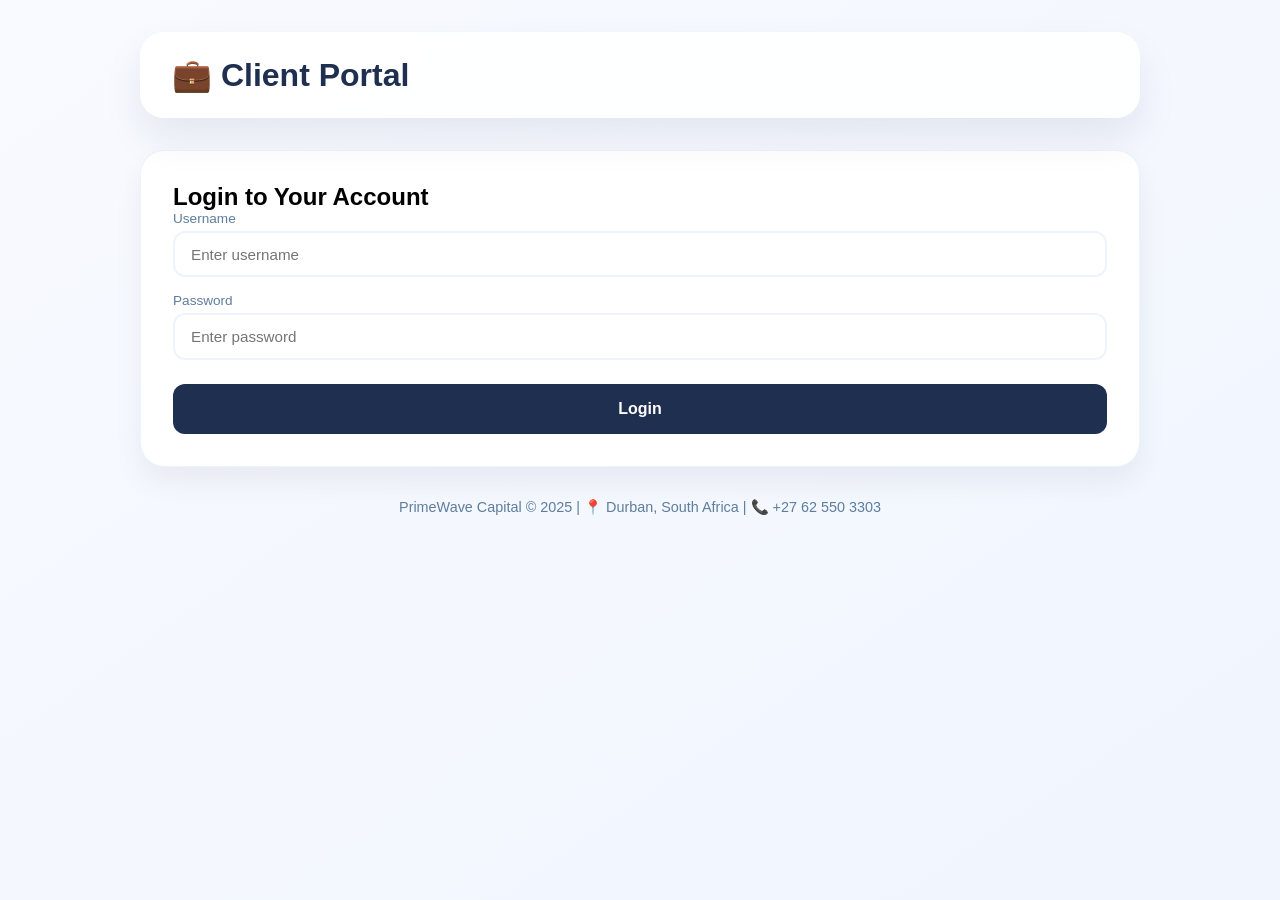
<file: client.html>
<!DOCTYPE html>
<html lang="en">
<head>
<meta charset="UTF-8">
<meta name="viewport" content="width=device-width, initial-scale=1.0">
<title>PrimeWave Capital | Client Portal</title>
<style>
* {margin:0;padding:0;box-sizing:border-box;font-family:-apple-system,BlinkMacSystemFont,'Segoe UI',Roboto,sans-serif;}
body{background:linear-gradient(145deg,#f8faff 0%,#f0f5fe 100%);min-height:100vh;padding:2rem;}
.container{max-width:1000px;margin:0 auto;}
.header{background:rgba(255,255,255,0.9);backdrop-filter:blur(10px);border-radius:24px;padding:1.5rem 2rem;margin-bottom:2rem;display:flex;justify-content:space-between;align-items:center;box-shadow:0 20px 40px rgba(0,20,60,0.08);}
.header h1{color:#1e2f4f;font-size:2rem;font-weight:600;}
.logout-btn{background:#fee2e2;color:#dc2626;padding:0.6rem 1.5rem;border-radius:40px;text-decoration:none;font-weight:500;border:1px solid #fecaca;transition:all 0.3s;}
.logout-btn:hover{background:#dc2626;color:white;}
.login-card,.dashboard-card{background:white;border-radius:24px;padding:2rem;border:1px solid rgba(230,240,255,0.8);box-shadow:0 15px 30px rgba(0,20,40,0.06);margin-bottom:2rem;}
.form-group{margin-bottom:1rem;}
.form-group label{display:block;color:#5f7d9c;font-size:0.85rem;margin-bottom:0.3rem;}
.form-group input{width:100%;padding:0.8rem 1rem;border:2px solid #eef3fc;border-radius:12px;font-size:0.95rem;outline:none;}
.form-group input:focus{border-color:#1e2f4f;}
.add-btn{width:100%;padding:1rem;background:#1e2f4f;color:white;border:none;border-radius:12px;font-weight:600;font-size:1rem;cursor:pointer;margin-top:0.5rem;}
.add-btn:hover{background:#2d4373;}
.stats-grid{display:grid;grid-template-columns:1fr 1fr 1fr;gap:1.5rem;margin-bottom:2rem;}
.stat-card{background:white;border-radius:20px;padding:1.8rem;box-shadow:0 15px 30px rgba(0,20,40,0.06);border:1px solid rgba(230,240,255,0.8);}
.stat-label{color:#5f7d9c;font-size:0.9rem;text-transform:uppercase;margin-bottom:0.5rem;}
.stat-number{color:#1e2f4f;font-size:2rem;font-weight:700;margin-bottom:0.3rem;}
.stat-trend{color:#28a745;font-size:0.95rem;}
.withdrawal-item{display:flex;justify-content:space-between;align-items:center;padding:1rem;background:#f8fcff;border-radius:12px;margin-bottom:0.8rem;}
.withdrawal-amount{font-weight:700;color:#1e2f4f;font-size:1.1rem;}
.footer{text-align:center;color:#5f7d9c;font-size:0.9rem;margin-top:2rem;}
</style>
</head>
<body>
<div class="container">
  
<!-- Header -->
<div class="header">
    <h1>💼 Client Portal</h1>
    <a href="#" class="logout-btn" id="logoutBtn" style="display:none;" onclick="logout()">Logout</a>
</div>

<!-- Login Card -->
<div class="login-card" id="loginCard">
  <h2>Login to Your Account</h2>
  <div class="form-group">
    <label>Username</label>
    <input type="text" id="loginUsername" placeholder="Enter username">
  </div>
  <div class="form-group">
    <label>Password</label>
    <input type="password" id="loginPassword" placeholder="Enter password">
  </div>
  <button class="add-btn" onclick="login()">Login</button>
</div>

<!-- Dashboard -->
<div id="dashboard" style="display:none;">

  <!-- Stats -->
  <div class="stats-grid">
    <div class="stat-card">
      <div class="stat-label">Initial Investment</div>
      <div class="stat-number" id="statInitial">R0</div>
    </div>
    <div class="stat-card">
      <div class="stat-label">Current Balance</div>
      <div class="stat-number" id="statBalance">R0</div>
    </div>
    <div class="stat-card">
      <div class="stat-label">Profit</div>
      <div class="stat-number" id="statProfit">R0</div>
    </div>
  </div>

  <!-- Request Withdrawal -->
  <div class="dashboard-card">
    <h3>Request Withdrawal</h3>
    <div class="form-group">
      <label>Amount</label>
      <input type="number" id="withdrawAmount" placeholder="Enter amount">
    </div>
    <div class="form-group">
      <label>Reason</label>
      <input type="text" id="withdrawReason" placeholder="Reason for withdrawal">
    </div>
    <button class="add-btn" onclick="requestWithdrawal()">Submit Request</button>
  </div>

  <!-- Withdrawal History -->
  <div class="dashboard-card">
    <h3>Withdrawal History</h3>
    <div id="withdrawHistory"></div>
  </div>
</div>

<div class="footer">PrimeWave Capital © 2025 | 📍 Durban, South Africa | 📞 +27 62 550 3303</div>
</div>

<script>
// --- LocalStorage reference ---
let investors = JSON.parse(localStorage.getItem('investors')) || [];
let pendingWithdrawals = JSON.parse(localStorage.getItem('pendingWithdrawals')) || [];
let currentUser = JSON.parse(localStorage.getItem('currentClient')) || null;

// --- Login ---
function login(){
  let username = document.getElementById('loginUsername').value.trim();
  let password = document.getElementById('loginPassword').value.trim();
  let user = investors.find(i=>i.username===username && i.password===password);
  if(user){currentUser = user; localStorage.setItem('currentClient',JSON.stringify(currentUser)); showDashboard();}
  else{alert('Invalid credentials');}
}

// --- Logout ---
function logout(){
  localStorage.removeItem('currentClient');
  currentUser=null;
  document.getElementById('dashboard').style.display='none';
  document.getElementById('loginCard').style.display='block';
  document.getElementById('logoutBtn').style.display='none';
}

// --- Show Dashboard ---
function showDashboard(){
  document.getElementById('loginCard').style.display='none';
  document.getElementById('dashboard').style.display='block';
  document.getElementById('logoutBtn').style.display='inline-block';
  loadDashboard();
}

// --- Load Dashboard Data ---
function loadDashboard(){
  if(!currentUser) return;
  document.getElementById('statInitial').innerText='R'+currentUser.initial.toLocaleString();
  document.getElementById('statBalance').innerText='R'+currentUser.current.toLocaleString();
  let profit = currentUser.current - currentUser.initial;
  document.getElementById('statProfit').innerText=(profit>=0?'+R':'-R')+Math.abs(profit).toLocaleString();
  loadHistory();
}

// --- Withdrawal Request ---
function requestWithdrawal(){
  let amount = parseFloat(document.getElementById('withdrawAmount').value);
  let reason = document.getElementById('withdrawReason').value.trim();
  if(!amount || !reason){alert('Fill all fields'); return;}
  if(amount>currentUser.current){alert('Cannot withdraw more than balance'); return;}
  let wdId = 'WD'+Date.now();
  let date = new Date().toLocaleDateString();
  pendingWithdrawals.push({id:wdId,investorId:currentUser.id,name:currentUser.name,amount,date,reason});
  currentUser.history.push({date,amount,reason,status:'Pending'});
  updateUserData();
  alert('✅ Withdrawal request submitted');
  document.getElementById('withdrawAmount').value='';
  document.getElementById('withdrawReason').value='';
  loadHistory();
}

// --- Load Withdrawal History ---
function loadHistory(){
  let historyDiv = document.getElementById('withdrawHistory');
  historyDiv.innerHTML='';
  currentUser.history.slice().reverse().forEach(h=>{
    historyDiv.innerHTML+=`<div class="withdrawal-item">
      <div><h4>${h.reason}</h4><p>${h.date}</p></div>
      <div class="withdrawal-amount">${h.status==='Approved'?`R${h.amount.toLocaleString()}`:'-'}</div>
      <div style="color:${h.status==='Approved'?'#28a745':h.status==='Declined'?'#dc3545':'#1e2f4f'};font-weight:600">${h.status}</div>
    </div>`;
  });
}

// --- Update LocalStorage ---
function updateUserData(){
  investors = investors.map(i=>i.id===currentUser.id?currentUser:i);
  localStorage.setItem('investors',JSON.stringify(investors));
  localStorage.setItem('pendingWithdrawals',JSON.stringify(pendingWithdrawals));
  localStorage.setItem('currentClient',JSON.stringify(currentUser));
  loadDashboard();
}

// --- Initialize ---
if(currentUser) showDashboard();
</script>
</body>
</html>
</file>
